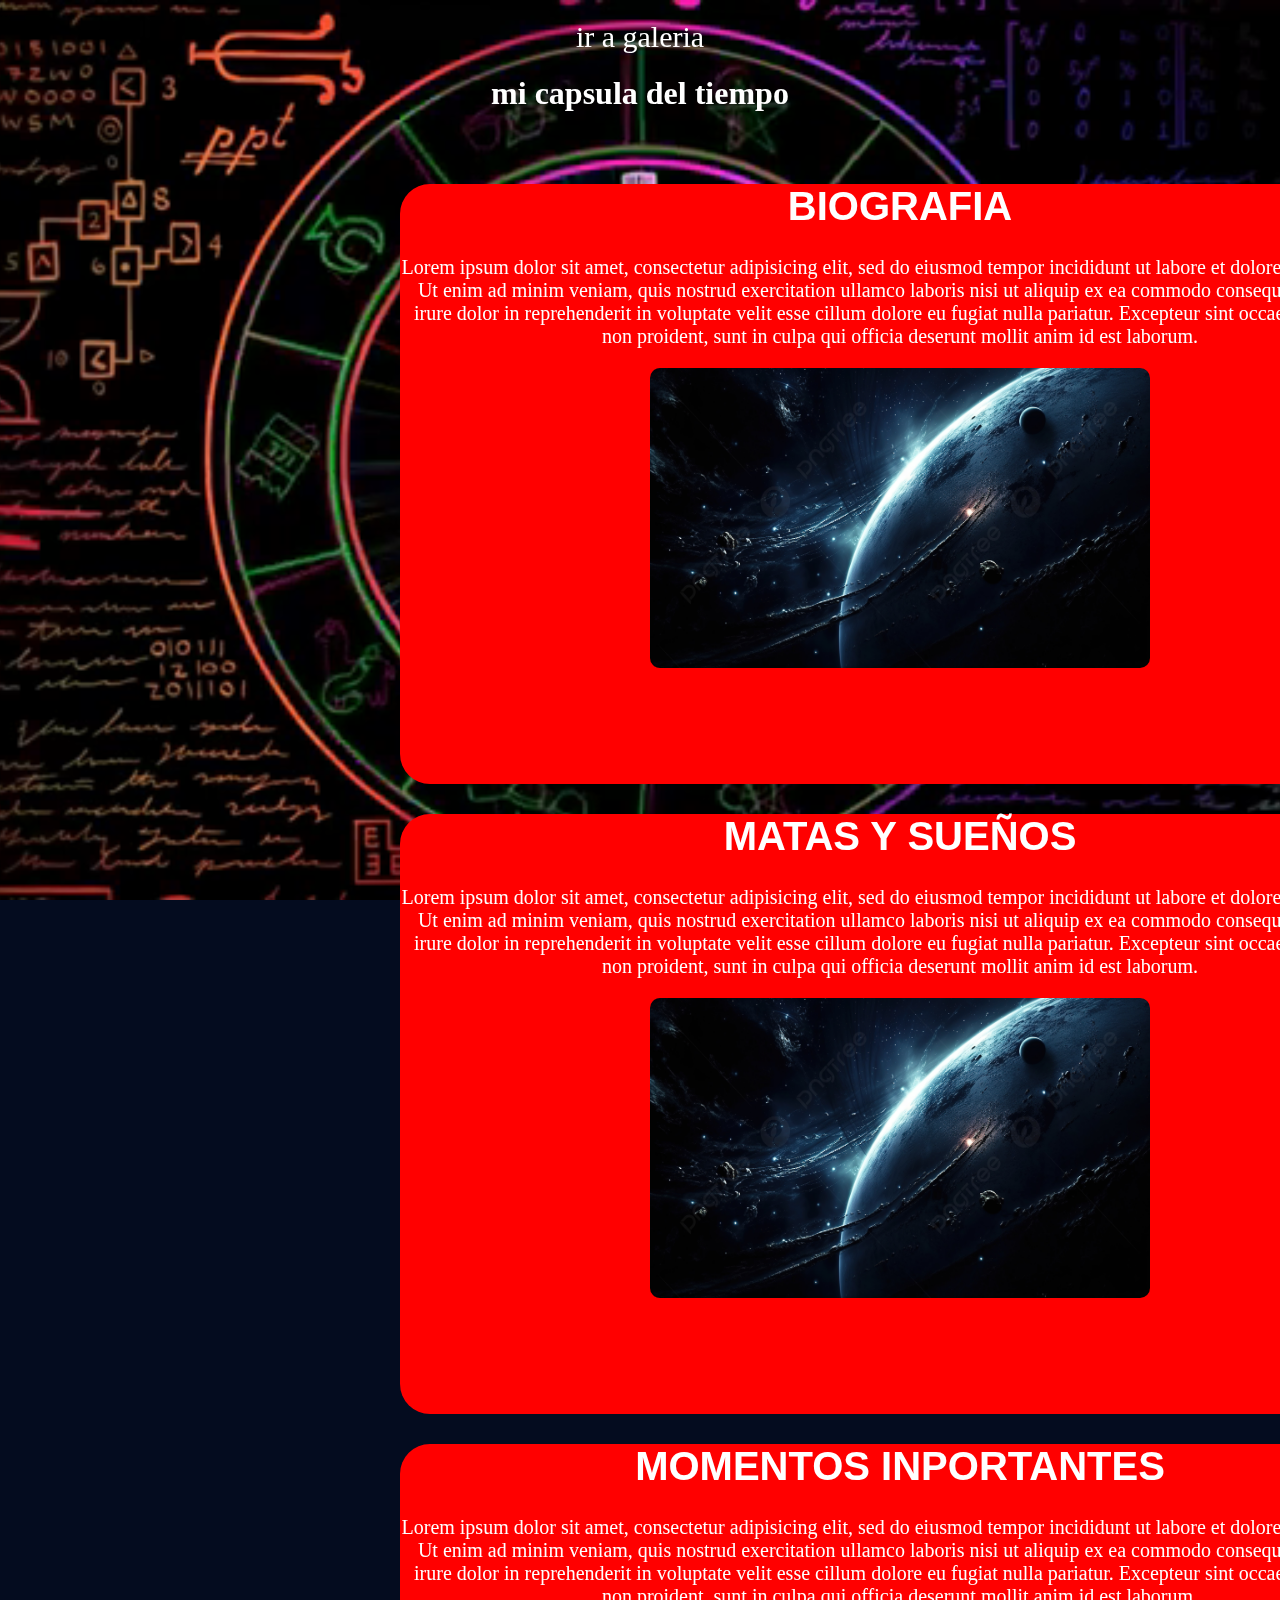
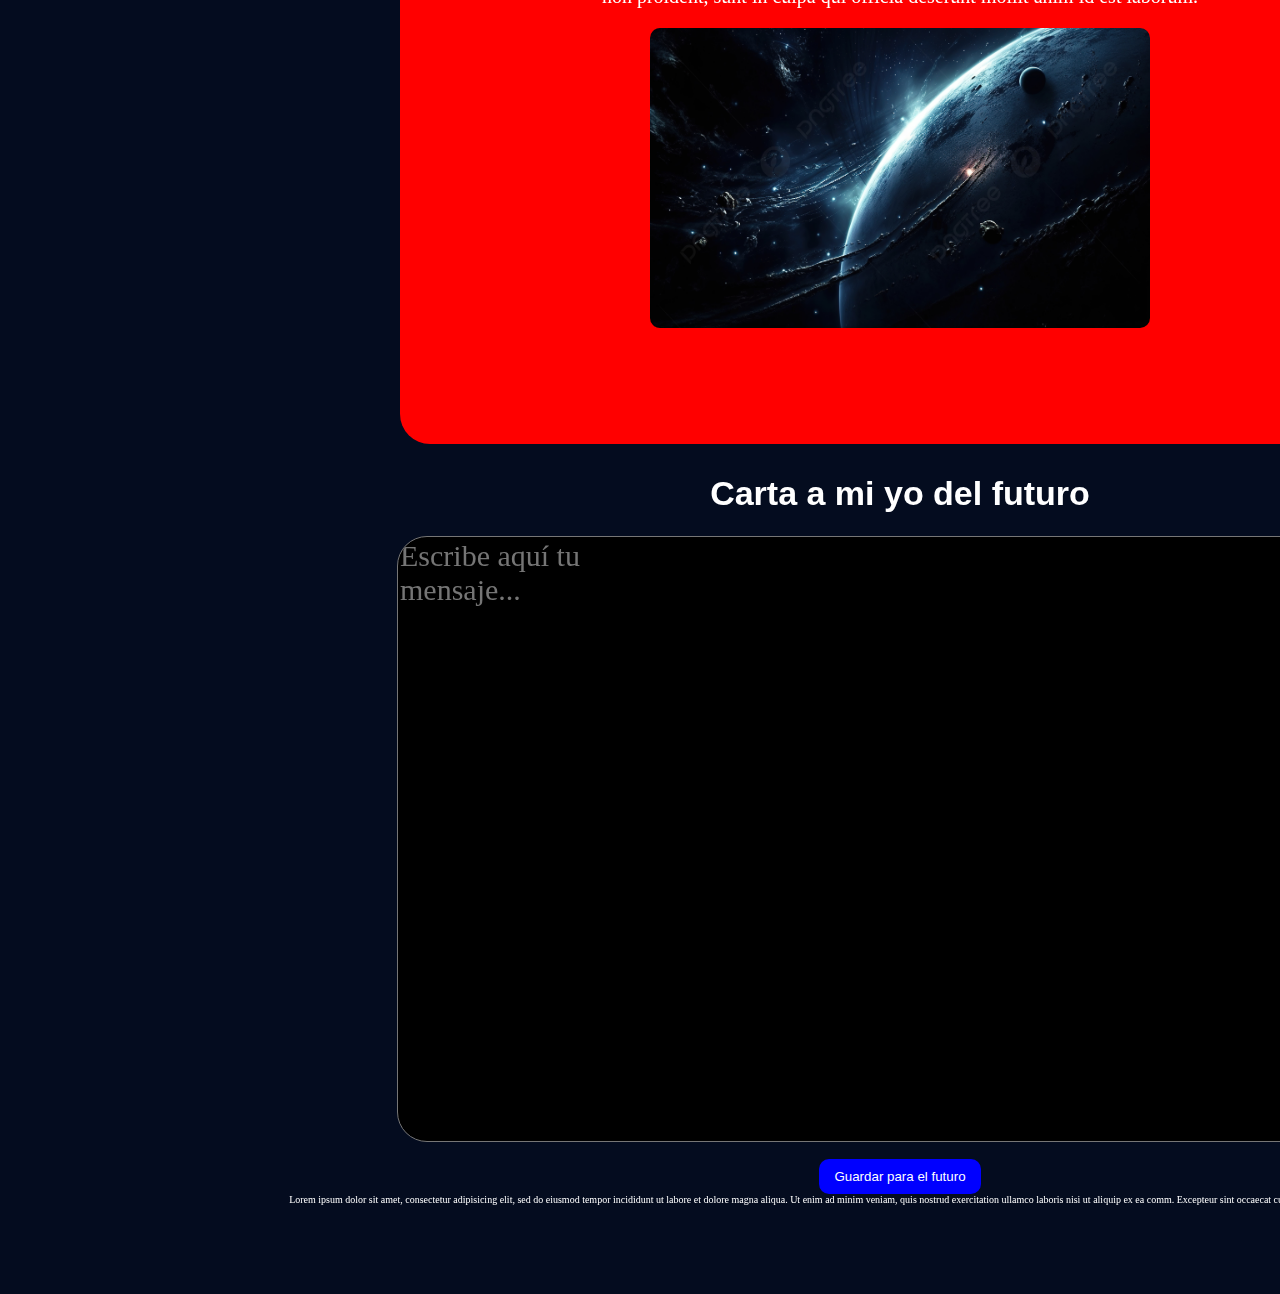
<file: index.html>
<!DOCTYPE html>
<html lang="es">
  <head>
    <meta charset="utf-8">
    <link rel="stylesheet" href="primer.css">
  <script src="java.js"></script>
      <meta name="viewport" content="width=device-width, initial-scale=1.0">
    <title>capsula</title>
  </head>
  <body bgcolor="#040c1f">
    <video muted autoplay loop src="vil.mp4">
    <div class="capa">
    </div>

    </video>
    <header>
      <a href="html.html">ir a galeria</a>
      <h1>mi capsula del tiempo </h1>
    </header>
<main>
  <section class="a">
<h1>BIOGRAFIA</h1>
<p>Lorem ipsum dolor sit amet, consectetur adipisicing elit, sed do eiusmod tempor incididunt ut labore et dolore magna aliqua. Ut enim ad minim veniam, quis nostrud exercitation ullamco laboris nisi ut aliquip ex ea commodo consequat. Duis aute irure dolor in reprehenderit in voluptate velit esse cillum dolore eu fugiat nulla pariatur. Excepteur sint occaecat cupidatat non proident, sunt in culpa qui officia deserunt mollit anim id est laborum.</p>
<img src="espacio.jpg" width="500px" height="300">
  </section>
<section class="s">
<h1> MATAS Y SUEÑOS</h1>
<p>Lorem ipsum dolor sit amet, consectetur adipisicing elit, sed do eiusmod tempor incididunt ut labore et dolore magna aliqua. Ut enim ad minim veniam, quis nostrud exercitation ullamco laboris nisi ut aliquip ex ea commodo consequat. Duis aute irure dolor in reprehenderit in voluptate velit esse cillum dolore eu fugiat nulla pariatur. Excepteur sint occaecat cupidatat non proident, sunt in culpa qui officia deserunt mollit anim id est laborum.</p>
<img src="espacio.jpg" width="500px" height="300"><br>
</section>
<section class="d">
<h1>MOMENTOS INPORTANTES</h1>
<p>Lorem ipsum dolor sit amet, consectetur adipisicing elit, sed do eiusmod tempor incididunt ut labore et dolore magna aliqua. Ut enim ad minim veniam, quis nostrud exercitation ullamco laboris nisi ut aliquip ex ea commodo consequat. Duis aute irure dolor in reprehenderit in voluptate velit esse cillum dolore eu fugiat nulla pariatur. Excepteur sint occaecat cupidatat non proident, sunt in culpa qui officia deserunt mollit anim id est laborum.</p>
<img src="espacio.jpg" width="500px" height="300">
</section>
<section id="carta-futuro">
<h1>Carta a mi yo del futuro<h1>
<textarea id="mensaje-futuro" rows="10" placeholder="Escribe aquí tu
mensaje..."></textarea> <br>
<button  class="q"onclick="guardarCarta()">Guardar para el futuro</button>
</section>
</main>
<footer> <p class="l">Lorem ipsum dolor sit amet, consectetur adipisicing elit, sed do eiusmod tempor incididunt ut labore et dolore magna aliqua. Ut enim ad minim veniam, quis nostrud exercitation ullamco laboris nisi ut aliquip ex ea comm. Excepteur sint occaecat cupidatat non proident, sunt in culpa qui officia deserunt mollit anim id est laborum.</p> </footer>
  </body>
</html>
</file>
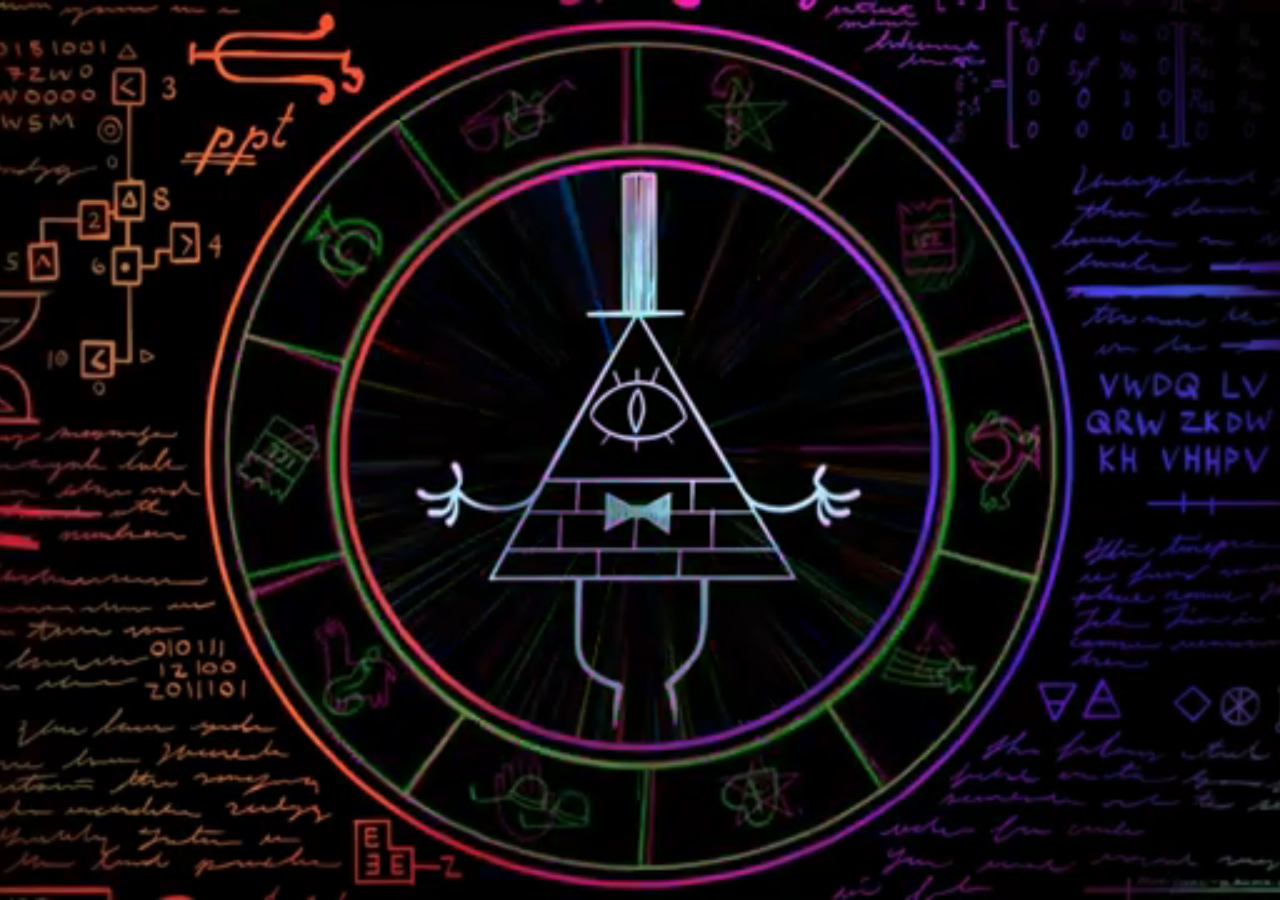
<file: html.html>
<!DOCTYPE html>
<html lang="es">
  <head>
    <meta charset="utf-8">
    <title>galeria</title>
    <link rel="stylesheet" href="galeria.css">
  </head>
  <body>
    <video muted autoplay loop src="vil.mp4">
    <div class="capa">
    </div>
<header>
  <a href="index.html"></a>
  <h1>GALERIA</h1>
</header>
<main>
  <section>
<img src="espacio.jpg" width="200px"  height="100px">
  </section>
</main>
  </body>
</html>
</file>
<file: primer.css>
#hero{
  min-height: 100%;
  position: relative;
}
video{
position: fixed;
  top: 0;
  left: 0;
  width: 100%;
  height: 100%;
  object-fit: cover;
}
.capa{
  position: absolute;
  top: 0;
  left: 0;
  width: 100%;
  height: 100%;
  background: #1c1c1d;
  opacity: 0.5;
  mix-blend-mode: overlay;
}
body{
  font-family: fantasy;
text-align: center;
  color: white;
    margin: 0px;
    padding: 0px;
}
a{
  text-decoration: none;
  position: relative;
  z-index: 2;
  color: white;
  font-size: 30px;
  font-family: fantasy;
}
header{
  text-align: center;
  background-color: blue;
  padding: 20px;
  border-radius: 150px
  position: relative;
  z-index: 2;
}
p{
  font-family: fantasy;
  font-size: 20px;
  color:white;
}
img{
  border-radius: 10px;
}
.a{
 border-radius: 30PX;
  margin-left: 400px;
  background-color: red;
color:white;
font-size: 20px;
width:1000px;
height: 600px;
}
.s{
 border-radius: 30PX;
  margin-left: 400px;
  background-color: red;
color:white;
font-size: 20px;
width:1000px;
height: 600px;
}
.d{
 border-radius: 30PX;
  margin-left: 400px;
  background-color: red;
color:white;
font-size: 20px;
width:1000px;
height: 600px;
}
section{
  margin-left: 150px;
  border-radius: 10px;
  width: 1500px;
  margin-bottom: 20px;
margin-top: 30px;
  height: 700px;
  box-shadow: 0 4px 6px rgba (0,0,0,0,1);
    color: black;
      font-family: arial;
        font-size: 17px;
        position: relative;
        z-index: 2;
}
button:hover{
background-color: #112d4e;
position: relative;
z-index: 2;
}
textarea {
  font-size: 30px;
  margin-left: 100px;
  font-family: fantasy;
  color: white;
  background-color: black;
  border-radius: 30px;
  width: 1100px;
  height: 600px;
  justify-content: flex-end;
  position: relative;
  z-index: 2;
}
h1{
  color:white;
  position: relative;
  z-index: 2;
}
button{
  cursor: pointer;
  background-color: BLUE;
  border-radius: 10px;
  color: white;
  border: none;
  padding: 10px 15px;
position: relative;
z-index: 2;
}
footer{
  width: 1900px;
  height: 100px;
  position: relative;
  z-index: 2;
}
.l{
  font-family: cursive;
  font-size: 10px;
  color: white;
}
@media (max-width: 768px) {
  header{
    width: 768px;
    height: 100px;
  }
  main{
    width: 768px;
  }

.a{
    margin-left: 80px;
  width: 600px;
}
.s{
    margin-left: 80px;
  width: 600px;
}
.d{
    margin-left: 80px;
  width: 600px;
}
textarea {
  font-size: 30px;
  font-family: fantasy;
  color: white;
  background-color: black;
  border-radius: 30px;
  width: 500px;
  height: 400px;
  justify-content: flex-end;
  position: relative;
  z-index: 2;
}
section{
  margin-left: 5px;
width: 600px;
}
}
@media(max-width: 480px) {
  header{
    width: 480px;
    height: 100px;
  }
  .a{

    width: 400px;
  }
  .s{

    width: 400px;
  }
  .d{

    width: 400px;
  }
img{
  width: 300px;
  height: 200px;
}
section{
  margin-left: 5px;
width: 500px;
}
textarea{
  width: 300px;
  height: 200px;
margin-right: 300px;
}
}
</file>
<file: galeria.css>
#hero{
  min-height: 100%;
  position: relative;
}
video{
position: fixed;
  top: 0;
  left: 0;
  width: 100%;
  height: 100%;
  object-fit: cover;
}
.capa{
  position: absolute;
  top: 0;
  left: 0;
  width: 100%;
  height: 100%;
  background: #1c1c1d;
  opacity: 0.5;
  mix-blend-mode: overlay;
}
h1{
  color: white;
  font-size: 40px;
  font-family: fantasy;
  position: relative;
  z-index: 2;
}
</file>
